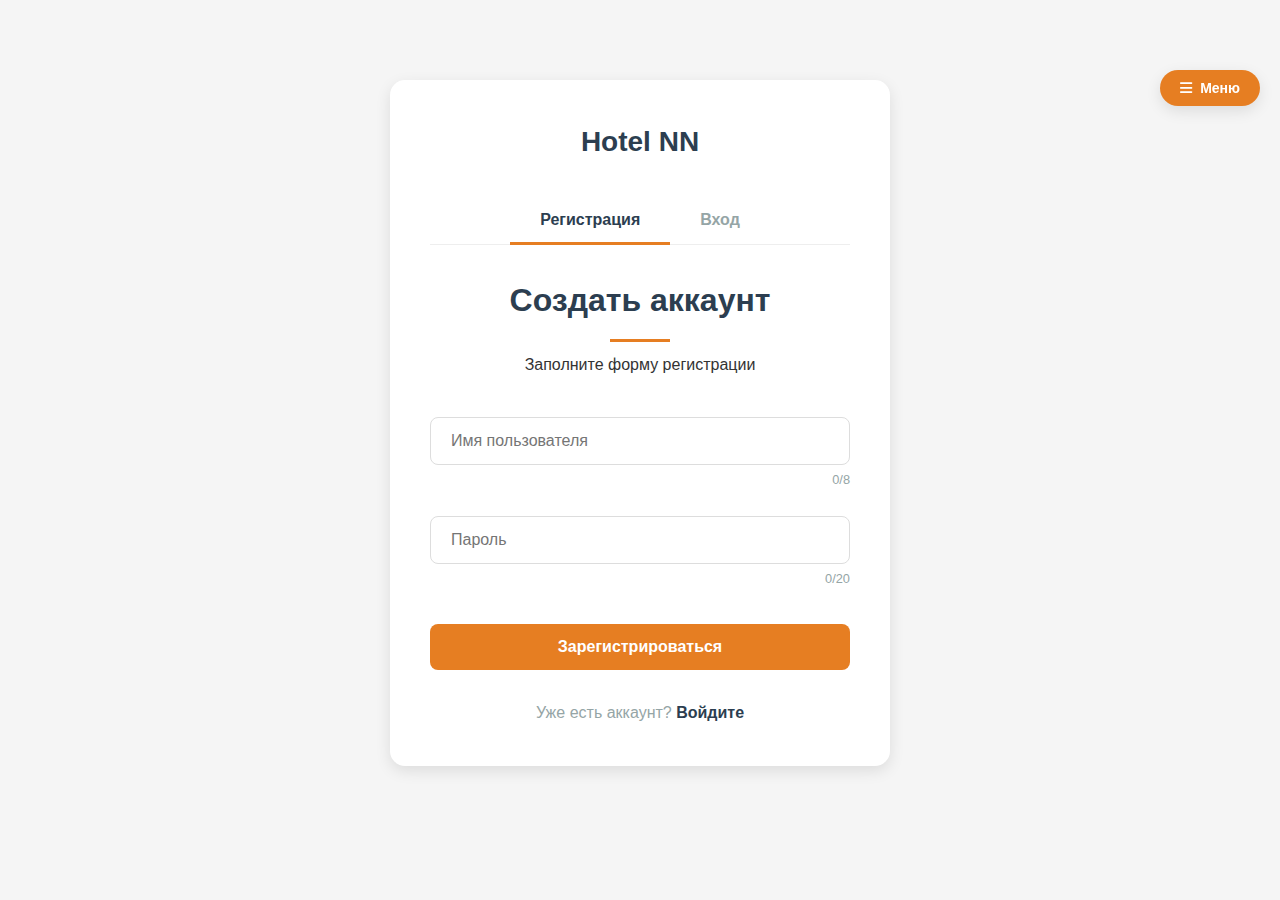
<file: 1337/auth.html>
<!DOCTYPE html>
<html lang="ru">
<head>
    <meta charset="UTF-8">
    <meta name="viewport" content="width=device-width, initial-scale=1.0">
    <title>Регистрация</title>
    <link rel="icon" href="data:image/svg+xml,<svg xmlns='http://www.w3.org/2000/svg' viewBox='0 0 100 100'><text y='.9em' font-size='90'>🔑</text></svg>">
    <link rel="stylesheet" href="/1337/index.css">
    <link rel="stylesheet" href="/1337/menu.css">
    <link rel="stylesheet" href="https://cdnjs.cloudflare.com/ajax/libs/font-awesome/6.0.0-beta3/css/all.min.css">
    <style>
        /* Дополнительные стили для страницы регистрации */
        .auth-container {
            max-width: 500px;
            margin: 80px auto;
            padding: 40px;
            background: var(--white);
            border-radius: 15px;
            box-shadow: var(--shadow);
        }
        
        .auth-header {
            text-align: center;
            margin-bottom: 40px;
        }
        
        .auth-header h1 {
            color: var(--primary);
            font-size: 2rem;
            margin-bottom: 10px;
            position: relative;
            padding-bottom: 15px;
        }
        
        .auth-header h1::after {
            content: '';
            position: absolute;
            bottom: 0;
            left: 50%;
            transform: translateX(-50%);
            width: 60px;
            height: 3px;
            background: var(--accent);
        }
        
        .auth-form {
            display: flex;
            flex-direction: column;
            gap: 15px;
        }
        
        .form-group {
            margin-bottom: 10px;
        }
        
        .auth-form input {
            width: 100%;
            padding: 14px 20px;
            border: 1px solid #ddd;
            border-radius: 8px;
            font-size: 16px;
            transition: var(--transition);
        }
        
        .auth-form input:focus {
            border-color: var(--primary);
            outline: none;
            box-shadow: 0 0 0 2px rgba(44, 62, 80, 0.1);
        }
        
        .auth-form button {
            background: var(--accent);
            color: var(--white);
            border: none;
            padding: 14px;
            border-radius: 8px;
            font-size: 16px;
            font-weight: 600;
            cursor: pointer;
            transition: var(--transition);
            margin-top: 10px;
        }
        
        .auth-form button:hover {
            background: var(--accent-dark);
        }
        
        .auth-footer {
            text-align: center;
            margin-top: 30px;
            color: var(--gray);
        }
        
        .auth-footer a {
            color: var(--primary);
            font-weight: 600;
            text-decoration: none;
            transition: var(--transition);
        }
        
        .auth-footer a:hover {
            color: var(--accent);
        }
        
        .logo {
            text-align: center;
            margin-bottom: 30px;
            font-size: 28px;
            font-weight: 700;
            color: var(--primary);
        }
        
        .auth-tabs {
            display: flex;
            justify-content: center;
            margin-bottom: 30px;
            border-bottom: 1px solid #eee;
        }
        
        .auth-tab {
            padding: 12px 30px;
            cursor: pointer;
            font-weight: 600;
            color: var(--gray);
            position: relative;
        }
        
        .auth-tab.active {
            color: var(--primary);
        }
        
        .auth-tab.active::after {
            content: '';
            position: absolute;
            bottom: -1px;
            left: 0;
            width: 100%;
            height: 3px;
            background: var(--accent);
        }
        
        .char-counter {
            text-align: right;
            font-size: 0.8rem;
            color: var(--gray);
            margin-top: 5px;
        }
        
        .char-counter.limit-exceeded {
            color: #ff4444;
        }
    </style>
</head>
<body>
    
    <!-- Блок меню -->
    <div id="main-menu-container">
        <button id="menu-toggle" class="menu-btn">
            <i class="fas fa-bars"></i> Меню
        </button>
        <nav id="dropdown-menu">
            <ul>
                <li><a href="/1337/html/profile.html"><i class="fas fa-user"></i> Профиль</a></li>
                <li><a href="/1337/index.html"><i class="fas fa-home"></i> Главная</a></li>
                <li><a href="/1337/booking.html"><i class="fas fa-bed"></i> Номера</a></li>
                <li><a href="/1337/services.html"><i class="fas fa-spa"></i> Услуги</a></li>
                <li><a href="/1337/group-bookings.html"><i class="fas fa-users"></i> Групповые заезды</a></li>
                <li><a href="/1337/events.html"><i class="fas fa-calendar-alt"></i> Мероприятия</a></li>
                <li><a href="/1337/blog.html"><i class="fas fa-blog"></i> Блог</a></li>
                <li><a href="/1337/about.html"><i class="fas fa-info-circle"></i> О нас</a></li>
                <li><a href="/1337/contacts.html"><i class="fas fa-map-marker-alt"></i> Контакты</a></li>
                <li><a href="/1337/reviews.html"><i class="fas fa-comment"></i> Отзывы</a></li>
            </ul>
        </nav>
    </div>
    
    <div class="auth-container">
        <div class="logo">Hotel NN</div>
        
        <div class="auth-tabs">
            <div class="auth-tab active">Регистрация</div>
            <div class="auth-tab" onclick="location.href='login.html'">Вход</div>
        </div>
        
        <div class="auth-header">
            <h1>Создать аккаунт</h1>
            <p>Заполните форму регистрации</p>
        </div>
        
        <form id="register-form" class="auth-form">
            <div class="form-group">
                <input type="text" name="username" id="username" placeholder="Имя пользователя" maxlength="8" required>
                <div class="char-counter" id="username-counter">0/8</div>
            </div>
            
            <div class="form-group">
                <input type="password" name="password" id="password" placeholder="Пароль" maxlength="20" required>
                <div class="char-counter" id="password-counter">0/20</div>
            </div>
            
            <button type="submit">Зарегистрироваться</button>
        </form>
        
        <div class="auth-footer">
            <p>Уже есть аккаунт? <a href="login.html">Войдите</a></p>
        </div>
    </div>
    
    <script src="/1337/auth.js"></script>
    <script src="/1337/menu.js"></script>
</body>
</html>
</file>
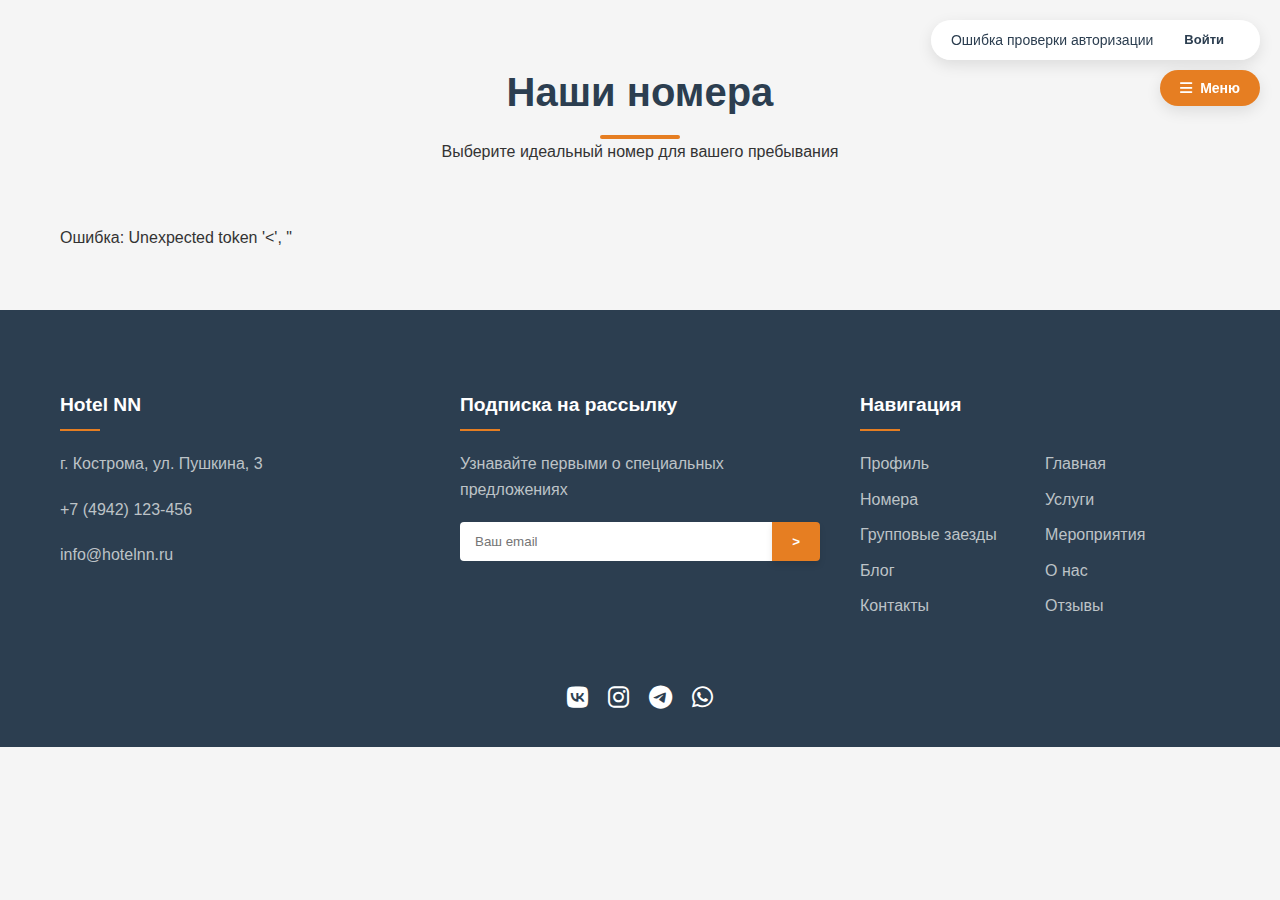
<file: 1337/booking.html>
<!DOCTYPE html>
<html lang="ru">
<head>
    <meta charset="UTF-8">
    <meta name="viewport" content="width=device-width, initial-scale=1.0">
    <title>Номера</title>
    <link rel="icon" href="data:image/svg+xml,<svg xmlns='http://www.w3.org/2000/svg' viewBox='0 0 100 100'><text y='.9em' font-size='90'>🛏️</text></svg>">
    <link rel="stylesheet" href="/1337/index.css">
    <link rel="stylesheet" href="/1337/menu.css">
    <link rel="stylesheet" href="https://cdnjs.cloudflare.com/ajax/libs/font-awesome/6.0.0-beta3/css/all.min.css">
<style>
    .booked-room {
        position: relative;
        overflow: hidden;
    }
    
    .booked-room::after {
        content: '';
        position: absolute;
        top: 0;
        left: 0;
        right: 0;
        bottom: 0;
        background: rgba(0, 0, 0, 0.6);
        z-index: 1;
    }
    
    .booked-room .room-content {
        position: relative;
        z-index: 2;
    }
    
    .booked-label {
        position: absolute;
        top: 50%;
        left: 50%;
        transform: translate(-50%, -50%);
        background-color: rgba(211, 47, 47, 0.9);
        color: white;
        padding: 15px 30px;
        border-radius: 8px;
        font-weight: bold;
        font-size: 1.5rem;
        z-index: 3;
        box-shadow: 0 4px 12px rgba(0, 0, 0, 0.3);
        text-transform: uppercase;
        letter-spacing: 1px;
    }

    .rooms-section {
        padding: 60px 0;
    }
    
    .rooms-container {
        display: grid;
        grid-template-columns: repeat(auto-fill, minmax(350px, 1fr));
        gap: 30px;
        margin-top: 40px;
    }
    
    .room-card {
        background: var(--white);
        border-radius: 15px;
        overflow: hidden;
        box-shadow: var(--shadow);
        transition: var(--transition);
        position: relative;
    }
    
    .room-card:hover {
        transform: translateY(-5px);
        box-shadow: 0 10px 20px rgba(0, 0, 0, 0.15);
    }
    
    .room-image {
        width: 100%;
        height: 200px;
        object-fit: cover;
    }
    
    .room-content {
        padding: 20px;
    }
    
    .room-title {
        font-size: 1.4rem;
        color: var(--primary);
        margin-bottom: 10px;
    }
    
    .room-description {
        color: var(--gray);
        margin-bottom: 15px;
        display: -webkit-box;
        -webkit-line-clamp: 3;
        -webkit-box-orient: vertical;
        overflow: hidden;
    }
    
    .room-details {
        display: flex;
        justify-content: space-between;
        margin-bottom: 15px;
    }
    
    .room-price {
        font-weight: bold;
        color: var(--accent);
        font-size: 1.2rem;
    }
    
    .room-capacity {
        color: var(--gray);
    }
    
    .room-actions {
        display: flex;
        gap: 10px;
        margin-top: 15px;
    }
    
    /* Кнопка бронирования */
    .book-btn {
        background: #ff7f50; /* Зеленый */
        color: white;
        border: none;
        padding: 10px 15px;
        border-radius: 5px;
        cursor: pointer;
        flex: 1;
        transition: all 0.3s ease;
    }
    
    .book-btn:hover {
        background: #ff6347; /* Темно-зеленый */
        transform: translateY(-2px);
        box-shadow: 0 4px 8px rgba(29, 209, 161, 0.2);
    }
    
    .not-available {
        color: #d32f2f;
        text-align: center;
        padding: 10px;
        font-weight: bold;
    }
    
 /* Общий стиль для админских кнопок */
.admin-btn {
    color: white;
    border: none;
    padding: 10px;
    border-radius: 5px;
    cursor: pointer;
    transition: all 0.3s ease;
    display: flex;
    align-items: center;
    justify-content: center;
}

/* Стиль для кнопки редактирования */
.admin-btn.edit {
    background: #2196F3;  /* Яркий синий */
}

.admin-btn.edit:hover {
    background: #0b7dda;  /* Темно-синий при наведении */
    transform: translateY(-2px);
    box-shadow: 0 4px 8px rgba(33, 150, 243, 0.3);
}

/* Стиль для кнопки удаления */
.admin-btn.delete {
    background: #dc3545;  /* Красный */
}

.admin-btn.delete:hover {
    background: #c82333;  /* Темно-красный при наведении */
}
    
    /* Кнопка удаления */
    .admin-btn.delete {
        background: #dc3545; /* Красный */
    }
    
    .admin-btn.delete:hover {
        background: #c82333; /* Темно-красный */
        transform: translateY(-2px);
    }

    /* Кнопка добавления номера */
    .add-room-btn {
        background: #28a745; /* зелёний */
        color: white;
        border: none;
        padding: 12px 20px;
        border-radius: 5px;
        cursor: pointer;
        margin-bottom: 20px;
        display: inline-block;
        transition: all 0.3s ease;
        font-weight: bold;
    }
    
    .add-room-btn:hover {
        background: #218838; /* Темно-зелений */
        transform: translateY(-2px);
        box-shadow: 0 4px 12px rgba(46, 134, 222, 0.3);
    }
    
    .loading {
        text-align: center;
        grid-column: 1 / -1;
        padding: 50px;
    }
    
    .loading-spinner {
        border: 5px solid #f3f3f3;
        border-top: 5px solid var(--accent);
        border-radius: 50%;
        width: 50px;
        height: 50px;
        animation: spin 1s linear infinite;
        margin: 0 auto 20px;
    }
    
    /* Модальное окно бронирования */
    .modal {
        display: none;
        position: fixed;
        z-index: 1000;
        left: 0;
        top: 0;
        width: 100%;
        height: 100%;
        background-color: rgba(0,0,0,0.5);
    }
    
    .modal-content {
        background-color: #fefefe;
        margin: 10% auto;
        padding: 20px;
        border-radius: 10px;
        width: 90%;
        max-width: 500px;
        box-shadow: 0 5px 15px rgba(0,0,0,0.3);
    }
    
    .close-modal {
        color: #aaa;
        float: right;
        font-size: 28px;
        font-weight: bold;
        cursor: pointer;
    }
    
    .close-modal:hover {
        color: black;
    }
    
    .form-group {
        margin-bottom: 15px;
    }
    
    .form-group label {
        display: block;
        margin-bottom: 5px;
        font-weight: bold;
    }
    
    .form-group input, .form-group select {
        width: 100%;
        padding: 10px;
        border: 1px solid #ddd;
        border-radius: 5px;
    }
    
    .submit-btn {
        background: var(--accent);
        color: white;
        border: none;
        padding: 10px 15px;
        border-radius: 5px;
        cursor: pointer;
        width: 100%;
        transition: all 0.3s ease;
    }
    
    .submit-btn:hover {
        background: var(--accent-dark);
        transform: translateY(-2px);
    }
    
    @keyframes spin {
        0% { transform: rotate(0deg); }
        100% { transform: rotate(360deg); }
    }
</style>
</head>
<body>
    <!-- Блок авторизации -->
    <div id="auth-status">
        <span id="auth-message">Проверка авторизации...</span>
        <button id="logout-btn">Выйти</button>
        <a href="login.html" id="login-btn">Войти</a>
    </div>
    
    <!-- Блок меню -->
    <div id="main-menu-container">
        <button id="menu-toggle" class="menu-btn">
            <i class="fas fa-bars"></i> Меню
        </button>
        <nav id="dropdown-menu">
            <ul>
                <li><a href="/1337/profile.html"><i class="fas fa-user"></i> Профиль</a></li>
                <li><a href="/1337/index.html"><i class="fas fa-home"></i> Главная</a></li>
                <li><a href="/1337/booking.html"><i class="fas fa-bed"></i> Номера</a></li>
                <li><a href="/1337/services.html"><i class="fas fa-spa"></i> Услуги</a></li>
                <li><a href="/1337/group-bookings.html"><i class="fas fa-users"></i> Групповые заезды</a></li>
                <li><a href="/1337/events.html"><i class="fas fa-calendar-alt"></i> Мероприятия</a></li>
                <li><a href="/1337/blog.html"><i class="fas fa-blog"></i> Блог</a></li>
                <li><a href="/1337/about.html"><i class="fas fa-info-circle"></i> О нас</a></li>
                <li><a href="/1337/contacts.html"><i class="fas fa-map-marker-alt"></i> Контакты</a></li>
                <li><a href="/1337/reviews.html"><i class="fas fa-comment"></i> Отзывы</a></li>
            </ul>
        </nav>
    </div>
    
    <!-- Основной контент -->
    <section class="rooms-section">
        <div class="container">
            <div class="section-title">
                <h2>Наши номера</h2>
                <p>Выберите идеальный номер для вашего пребывания</p>
            </div>
            
            <div id="admin-panel" style="display: none;">
                <button id="add-room-btn" class="add-room-btn">
                    <i class="fas fa-plus"></i> Добавить номер
                </button>
            </div>
            
            <div class="rooms-container" id="rooms-container">
                <div class="loading">
                    <div class="loading-spinner"></div>
                    <p>Загрузка номеров...</p>
                </div>
            </div>
        </div>
    </section>

    <!-- Модальное окно бронирования -->
    <div id="booking-modal" class="modal">
        <div class="modal-content">
            <span class="close-modal">&times;</span>
            <h2>Бронирование номера</h2>
            <form id="booking-form">
                <input type="hidden" id="booking-room-id">
                <div class="form-group">
                    <label for="check-in-date">Дата заезда:</label>
                    <input type="date" id="check-in-date" required>
                </div>
                <div class="form-group">
                    <label for="check-out-date">Дата выезда:</label>
                    <input type="date" id="check-out-date" required>
                </div>
                <div class="form-group">
                    <label for="guests-count">Количество гостей:</label>
                    <input type="number" id="guests-count" min="1" required>
                </div>
                <button type="submit" class="submit-btn">Забронировать</button>
            </form>
        </div>
    </div>

    <!-- Модальное окно добавления/редактирования номера -->
    <div id="room-modal" class="modal">
        <div class="modal-content">
            <span class="close-modal">&times;</span>
            <h2 id="room-modal-title">Добавить номер</h2>
            <form id="room-form">
                <input type="hidden" id="room-id">
                <div class="form-group">
                    <label for="room-title">Название:</label>
                    <input type="text" id="room-title" required>
                </div>
                <div class="form-group">
                    <label for="room-description">Описание:</label>
                    <input type="text" id="room-description" required>
                </div>
                <div class="form-group">
                    <label for="room-price">Цена за ночь:</label>
                    <input type="number" id="room-price" min="0" step="0.01" required>
                </div>
                <div class="form-group">
                    <label for="room-capacity">Вместимость:</label>
                    <input type="number" id="room-capacity" min="1" required>
                </div>
                <div class="form-group">
                    <label for="room-image">Путь к изображению:</label>
                    <input type="text" id="room-image">
                </div>
                <div class="form-group">
                    <label for="room-available">Доступность:</label>
                    <select id="room-available">
                        <option value="1">Доступен</option>
                        <option value="0">Недоступен</option>
                    </select>
                </div>
                <button type="submit" class="submit-btn">Сохранить</button>
            </form>
        </div>
    </div>

    <!-- Футер -->
    <footer>
        <div class="container">
            <div class="footer-grid">
                <div class="footer-column">
                    <h4>Hotel NN</h4>
                    <p>г. Кострома, ул. Пушкина, 3</p>
                    <p>+7 (4942) 123-456</p>
                    <p>info@hotelnn.ru</p>
                </div>
                
                <div class="footer-column">
                    <h4>Подписка на рассылку</h4>
                    <p>Узнавайте первыми о специальных предложениях</p>
                    <form class="subscribe-form">
                        <input type="email" placeholder="Ваш email">
                        <button type="submit" class="btn">></button>
                    </form>
                </div>
                
                <div class="footer-column">
                    <h4>Навигация</h4>
                    <div class="footer-links">
                        <a href="/1337/html/profile.html">Профиль</a>
                        <a href="/1337/index.html">Главная</a>
                        <a href="/1337/booking.html">Номера</a>
                        <a href="/1337/services.html">Услуги</a>
                        <a href="/1337/group-bookings.html">Групповые заезды</a>
                        <a href="/1337/events.html">Мероприятия</a>
                        <a href="/1337/blog.html">Блог</a>
                        <a href="/1337/about.htm">О нас</a>
                        <a href="/1337/contacts.html">Контакты</a>
                        <a href="/1337/reviews.html">Отзывы</a>
                    </div>
                </div>
            </div>
            
            <div class="social-links">
                <a href="#"><i class="fab fa-vk"></i></a>
                <a href="#"><i class="fab fa-instagram"></i></a>
                <a href="#"><i class="fab fa-telegram"></i></a>
                <a href="#"><i class="fab fa-whatsapp"></i></a>
            </div>
        </div>
    </footer>

    <!-- Скрипты -->
    <script src="/1337/menu.js"></script>
    <script src="/1337/index.js"></script>
    <script src="/1337/booking.js"></script>
</body>
</html>
</file>
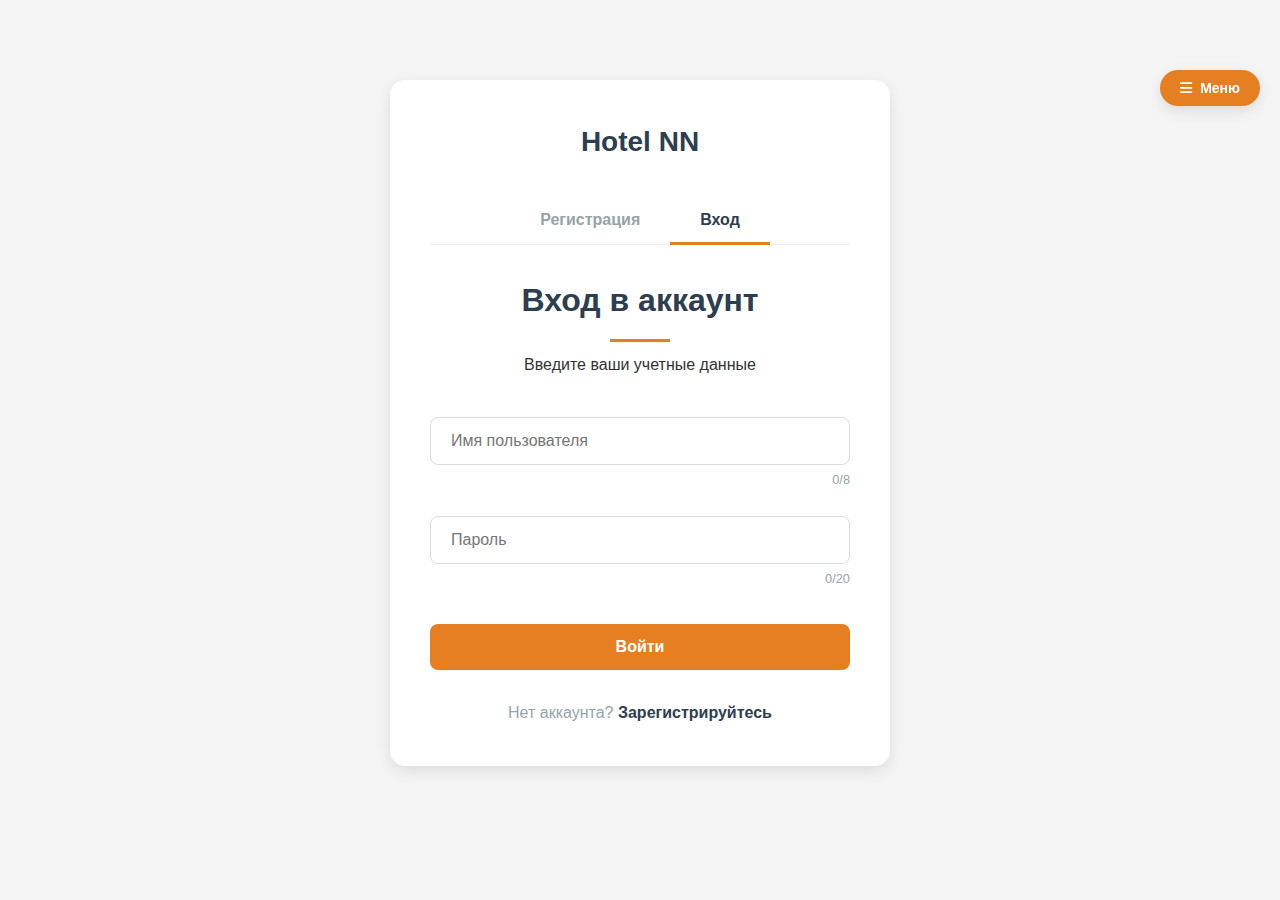
<file: 1337/login.html>
<!DOCTYPE html>
<html lang="ru">
<head>
    <meta charset="UTF-8">
    <meta name="viewport" content="width=device-width, initial-scale=1.0">
    <title>Вход</title>
    <link rel="icon" href="data:image/svg+xml,<svg xmlns='http://www.w3.org/2000/svg' viewBox='0 0 100 100'><text y='.9em' font-size='90'>🔑</text></svg>">
    <link rel="stylesheet" href="/1337/index.css">
    <link rel="stylesheet" href="/1337/menu.css">
    <link rel="stylesheet" href="https://cdnjs.cloudflare.com/ajax/libs/font-awesome/6.0.0-beta3/css/all.min.css">
    <style>
        /* Дополнительные стили для страницы входа */
        .auth-container {
            max-width: 500px;
            margin: 80px auto;
            padding: 40px;
            background: var(--white);
            border-radius: 15px;
            box-shadow: var(--shadow);
        }
        
        .auth-header {
            text-align: center;
            margin-bottom: 40px;
        }
        
        .auth-header h1 {
            color: var(--primary);
            font-size: 2rem;
            margin-bottom: 10px;
            position: relative;
            padding-bottom: 15px;
        }
        
        .auth-header h1::after {
            content: '';
            position: absolute;
            bottom: 0;
            left: 50%;
            transform: translateX(-50%);
            width: 60px;
            height: 3px;
            background: var(--accent);
        }
        
        .auth-form {
            display: flex;
            flex-direction: column;
            gap: 15px;
        }
        
        .form-group {
            margin-bottom: 10px;
        }
        
        .auth-form input {
            width: 100%;
            padding: 14px 20px;
            border: 1px solid #ddd;
            border-radius: 8px;
            font-size: 16px;
            transition: var(--transition);
        }
        
        .auth-form input:focus {
            border-color: var(--primary);
            outline: none;
            box-shadow: 0 0 0 2px rgba(44, 62, 80, 0.1);
        }
        
        .auth-form button {
            background: var(--accent);
            color: var(--white);
            border: none;
            padding: 14px;
            border-radius: 8px;
            font-size: 16px;
            font-weight: 600;
            cursor: pointer;
            transition: var(--transition);
            margin-top: 10px;
        }
        
        .auth-form button:hover {
            background: var(--accent-dark);
        }
        
        .auth-footer {
            text-align: center;
            margin-top: 30px;
            color: var(--gray);
        }
        
        .auth-footer a {
            color: var(--primary);
            font-weight: 600;
            text-decoration: none;
            transition: var(--transition);
        }
        
        .auth-footer a:hover {
            color: var(--accent);
        }
        
        .logo {
            text-align: center;
            margin-bottom: 30px;
            font-size: 28px;
            font-weight: 700;
            color: var(--primary);
        }
        
        .auth-tabs {
            display: flex;
            justify-content: center;
            margin-bottom: 30px;
            border-bottom: 1px solid #eee;
        }
        
        .auth-tab {
            padding: 12px 30px;
            cursor: pointer;
            font-weight: 600;
            color: var(--gray);
            position: relative;
        }
        
        .auth-tab.active {
            color: var(--primary);
        }
        
        .auth-tab.active::after {
            content: '';
            position: absolute;
            bottom: -1px;
            left: 0;
            width: 100%;
            height: 3px;
            background: var(--accent);
        }
        
        .char-counter {
            text-align: right;
            font-size: 0.8rem;
            color: var(--gray);
            margin-top: 5px;
        }
        
        .char-counter.limit-exceeded {
            color: #ff4444;
        }
    </style>
</head>
<body>
    
    <!-- Блок меню -->
    <div id="main-menu-container">
        <button id="menu-toggle" class="menu-btn">
            <i class="fas fa-bars"></i> Меню
        </button>
        <nav id="dropdown-menu">
            <ul>
                <li><a href="/1337/html/profile.html"><i class="fas fa-user"></i> Профиль</a></li>
                <li><a href="/1337/index.html"><i class="fas fa-home"></i> Главная</a></li>
                <li><a href="/1337/booking.html"><i class="fas fa-bed"></i> Номера</a></li>
                <li><a href="/1337/services.html"><i class="fas fa-spa"></i> Услуги</a></li>
                <li><a href="/1337/group-bookings.html"><i class="fas fa-users"></i> Групповые заезды</a></li>
                <li><a href="/1337/events.html"><i class="fas fa-calendar-alt"></i> Мероприятия</a></li>
                <li><a href="/1337/blog.html"><i class="fas fa-blog"></i> Блог</a></li>
                <li><a href="/1337/about.html"><i class="fas fa-info-circle"></i> О нас</a></li>
                <li><a href="/1337/contacts.html"><i class="fas fa-map-marker-alt"></i> Контакты</a></li>
                <li><a href="/1337/reviews.html"><i class="fas fa-comment"></i> Отзывы</a></li>
            </ul>
        </nav>
    </div>

    
    <div class="auth-container">
        <div class="logo">Hotel NN</div>
        
        <div class="auth-tabs">
            <div class="auth-tab" onclick="location.href='auth.html'">Регистрация</div>
            <div class="auth-tab active">Вход</div>
        </div>
        
        <div class="auth-header">
            <h1>Вход в аккаунт</h1>
            <p>Введите ваши учетные данные</p>
        </div>
        
        <form id="login-form" class="auth-form">
            <div class="form-group">
                <input type="text" name="username" id="username" placeholder="Имя пользователя" maxlength="8" required>
                <div class="char-counter" id="username-counter">0/8</div>
            </div>
            
            <div class="form-group">
                <input type="password" name="password" id="password" placeholder="Пароль" maxlength="20" required>
                <div class="char-counter" id="password-counter">0/20</div>
            </div>
            
            <button type="submit">Войти</button>
        </form>
        
        <div class="auth-footer">
            <p>Нет аккаунта? <a href="auth.html">Зарегистрируйтесь</a></p>
        </div>
    </div>
    
    <script src="/1337/menu.js"></script>
    <script src="/1337/login.js"></script>
</body>
</html>
</file>
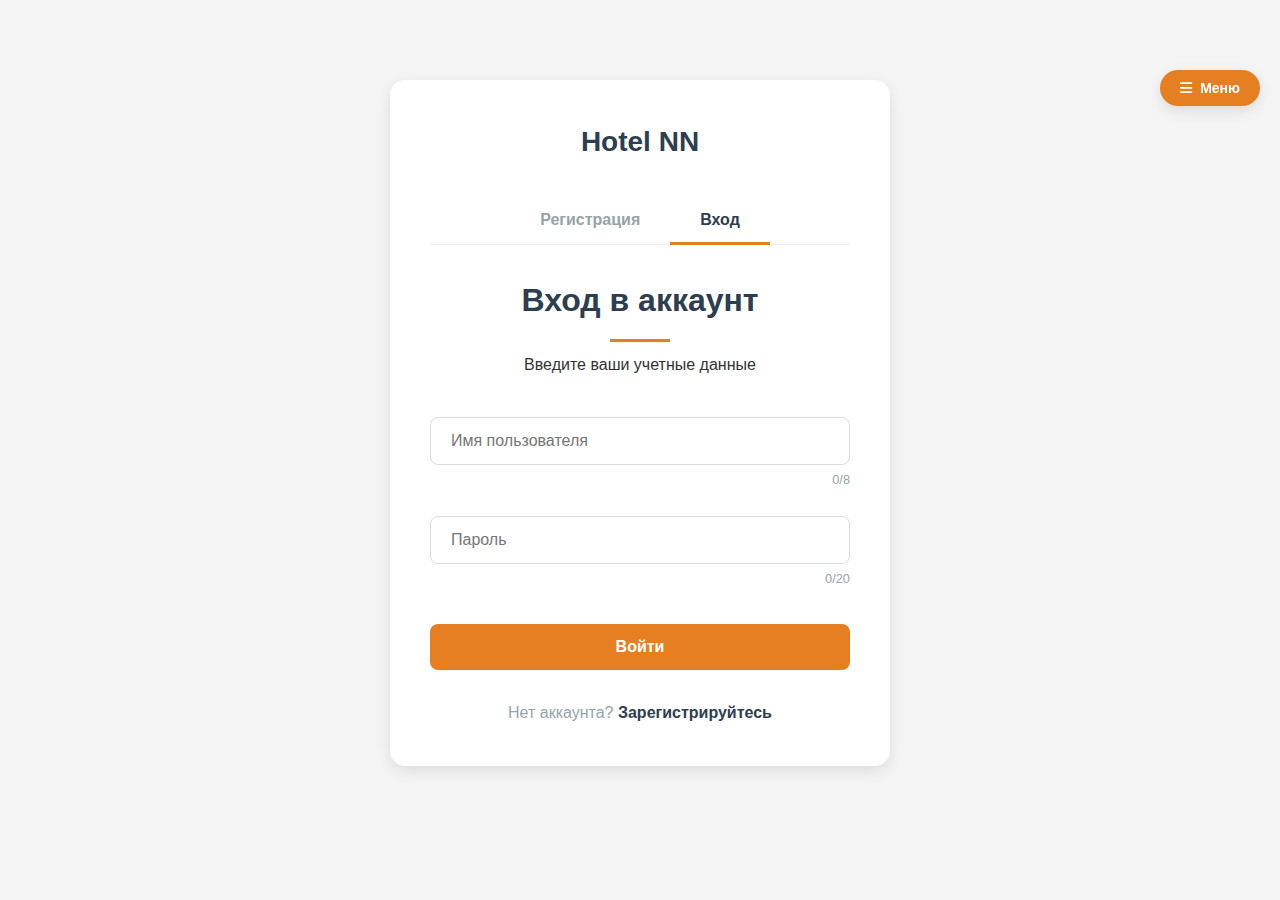
<file: 1337/profile.html>
<!DOCTYPE html>
<html lang="ru">
<head>
    <meta charset="UTF-8">
    <meta name="viewport" content="width=device-width, initial-scale=1.0">
    <title>Профиль</title>
    <link rel="icon" href="data:image/svg+xml,<svg xmlns='http://www.w3.org/2000/svg' viewBox='0 0 100 100'><text y='.9em' font-size='90'>👤</text></svg>">
    <link rel="stylesheet" href="/1337/index.css">
    <link rel="stylesheet" href="/1337/menu.css">
    <link rel="stylesheet" href="https://cdnjs.cloudflare.com/ajax/libs/font-awesome/6.0.0-beta3/css/all.min.css">
    <style>
    
    /* Стили для отображения номеров */
#rooms-container {
    margin-top: 40px;
    padding: 20px;
    background: #fff;
    border-radius: 10px;
    box-shadow: 0 2px 15px rgba(0,0,0,0.1);
}

#rooms-container h3 {
    margin-bottom: 20px;
    color: var(--primary);
    font-size: 1.5rem;
    text-align: center;
}

.rooms-grid {
    display: grid;
    grid-template-columns: repeat(auto-fill, minmax(280px, 1fr));
    gap: 25px;
}

.room-card {
    border-radius: 10px;
    overflow: hidden;
    background: #fff;
    box-shadow: 0 3px 10px rgba(0,0,0,0.1);
    transition: transform 0.3s ease, box-shadow 0.3s ease;
    display: flex;
    flex-direction: column;
}

.room-card:hover {
    transform: translateY(-5px);
    box-shadow: 0 5px 15px rgba(0,0,0,0.15);
}

.room-image {
    position: relative;
    height: 180px;
    overflow: hidden;
}

.room-image img {
    width: 100%;
    height: 100%;
    object-fit: cover;
    transition: transform 0.5s ease;
}

.room-card:hover .room-image img {
    transform: scale(1.05);
}

.room-status {
    position: absolute;
    top: 10px;
    right: 10px;
    padding: 5px 10px;
    border-radius: 20px;
    font-size: 0.8rem;
    font-weight: bold;
    color: white;
}

.room-status.available {
    background: #28a745;
}

.room-status.unavailable {
    background: #dc3545;
}

.room-info {
    padding: 15px;
    flex: 1;
    display: flex;
    flex-direction: column;
}

.room-info h4 {
    margin: 0 0 10px 0;
    color: #333;
    font-size: 1.2rem;
}

.room-description {
    color: #666;
    margin: 0 0 15px 0;
    line-height: 1.4;
    flex: 1;
}

.room-details {
    display: flex;
    justify-content: space-between;
    margin-bottom: 15px;
    gap: 10px;
}

.detail-item {
    display: flex;
    align-items: center;
    gap: 5px;
    color: #555;
    font-size: 0.9rem;
}

.detail-item i {
    color: var(--accent);
}

.book-btn {
    display: flex;
    align-items: center;
    justify-content: center;
    gap: 8px;
    width: 100%;
    padding: 10px;
    background: var(--accent);
    color: white;
    border: none;
    border-radius: 5px;
    cursor: pointer;
    font-weight: bold;
    transition: background 0.3s ease;
    margin-top: auto;
}

.book-btn:hover {
    background: var(--accent-dark);
}

.book-btn i {
    font-size: 0.9rem;
}

.no-rooms {
    text-align: center;
    color: #666;
    padding: 20px;
    grid-column: 1 / -1;
}

@media (max-width: 768px) {
    .rooms-grid {
        grid-template-columns: 1fr;
    }
}
    
    
    
    
    .profile-container {
    max-width: 800px;
    margin: 0 auto;
    padding: 20px;
    background: #fff;
    border-radius: 8px;
    box-shadow: 0 2px 10px rgba(0,0,0,0.1);
}

.profile-header {
    margin-bottom: 20px;
    border-bottom: 1px solid #eee;
    padding-bottom: 10px;
}

.profile-content {
    display: flex;
    gap: 30px;
}

.avatar-container {
    flex: 0 0 150px;
    position: relative;
}

.profile-avatar {
    width: 150px;
    height: 150px;
    border-radius: 50%;
    object-fit: cover;
    border: 3px solid #eee;
}

.avatar-upload-btn {
    position: absolute;
    bottom: 10px;
    right: 10px;
    background: #4CAF50;
    color: white;
    border-radius: 50%;
    width: 30px;
    height: 30px;
    display: flex;
    align-items: center;
    justify-content: center;
    cursor: pointer;
}

.profile-info {
    flex: 1;
}

.profile-field {
    margin-bottom: 15px;
}

.profile-field label {
    font-weight: bold;
    display: inline-block;
    width: 120px;
    color: #555;
}

.profile-actions {
    margin-top: 20px;
}

.profile-btn {
    padding: 8px 15px;
    border: none;
    border-radius: 4px;
    cursor: pointer;
    font-size: 14px;
    transition: background 0.3s;
}

.profile-btn.edit {
    background: #2196F3;
    color: white;
}

.profile-btn.edit:hover {
    background: #0b7dda;
}

.profile-error {
    text-align: center;
    padding: 20px;
    color: #d32f2f;
}

.retry-btn {
    background: #ff9800;
    color: white;
    margin-top: 10px;
}

#profile-status {
    font-size: 14px;
    margin-top: 5px;
}
    
    
            /* Добавим в существующие стили */
    .users-table {
        width: 100%;
        border-collapse: collapse;
        margin-top: 10px;
    }
    
    .users-table th, .users-table td {
        padding: 10px;
        border: 1px solid #ddd;
        text-align: left;
    }
    
    .users-table th {
        background-color: var(--primary);
        color: white;
    }
    
    .users-table tr:nth-child(even) {
        background-color: #f2f2f2;
    }
    
    .delete-user-btn {
        padding: 5px 10px;
        background-color: #dc3545;
        color: white;
        border: none;
        border-radius: 4px;
        cursor: pointer;
    }
    
    .delete-user-btn:hover {
        background-color: #c82333;
    }
    
    .admin-section {
        margin-top: 30px;
        padding-top: 20px;
        border-top: 1px solid #ddd;
    }
        
    
        .profile-section {
            padding: 60px 0;
        }
        
        .profile-container {
            max-width: 800px;
            margin: 0 auto;
            background: var(--white);
            border-radius: 15px;
            box-shadow: var(--shadow);
            overflow: hidden;
        }
        
        .profile-header {
            background: var(--primary);
            color: white;
            padding: 20px;
            text-align: center;
        }
        
        .profile-content {
            padding: 30px;
            display: flex;
            flex-direction: column;
            gap: 20px;
        }
        
        .profile-avatar {
            width: 150px;
            height: 150px;
            border-radius: 50%;
            object-fit: cover;
            margin: 0 auto;
            border: 5px solid var(--accent);
        }
        
        .profile-info {
            display: grid;
            grid-template-columns: 1fr 1fr;
            gap: 20px;
        }
        
        .profile-field {
            margin-bottom: 15px;
        }
        
        .profile-field label {
            display: block;
            font-weight: bold;
            margin-bottom: 5px;
            color: var(--primary);
        }
        
        .profile-field input, .profile-field select {
            width: 100%;
            padding: 10px;
            border: 1px solid #ddd;
            border-radius: 5px;
        }
        
        .profile-actions {
            display: flex;
            justify-content: center;
            gap: 15px;
            margin-top: 20px;
        }
        
        .profile-btn {
            padding: 10px 20px;
            border: none;
            border-radius: 5px;
            cursor: pointer;
            transition: all 0.3s ease;
            font-weight: bold;
        }
        
        .profile-btn.edit {
            background: var(--accent);
            color: white;
        }
        
        .profile-btn.edit:hover {
            background: var(--accent-dark);
            transform: translateY(-2px);
        }
        
        .profile-btn.cancel {
            background: #f0f0f0;
            color: #333;
        }
        
        .profile-btn.cancel:hover {
            background: #e0e0e0;
        }
        
        .profile-btn.save {
            background: #28a745;
            color: white;
        }
        
        .profile-btn.save:hover {
            background: #218838;
            transform: translateY(-2px);
        }
        
        .bookings-list {
            margin-top: 30px;
        }
        
        .booking-card {
            border: 1px solid #ddd;
            border-radius: 8px;
            padding: 15px;
            margin-bottom: 15px;
            background: #f9f9f9;
        }
        
        .booking-header {
            display: flex;
            justify-content: space-between;
            margin-bottom: 10px;
        }
        
        .booking-title {
            font-weight: bold;
            color: var(--primary);
        }
        
        .booking-status {
            padding: 3px 8px;
            border-radius: 4px;
            font-size: 0.8rem;
        }
        
        .booking-status.confirmed {
            background: #d4edda;
            color: #155724;
        }
        
        .booking-status.cancelled {
            background: #f8d7da;
            color: #721c24;
        }
        
        .booking-details {
            display: grid;
            grid-template-columns: 1fr 1fr;
            gap: 10px;
        }
        
        .booking-field {
            margin-bottom: 5px;
        }
        
        .booking-field label {
            font-weight: bold;
            margin-right: 5px;
        }
        
        .no-bookings {
            text-align: center;
            padding: 20px;
            color: #666;
        }
        
        .loading {
            text-align: center;
            padding: 50px;
        }
        
        .loading-spinner {
            border: 5px solid #f3f3f3;
            border-top: 5px solid var(--accent);
            border-radius: 50%;
            width: 50px;
            height: 50px;
            animation: spin 1s linear infinite;
            margin: 0 auto 20px;
        }
        
        @keyframes spin {
            0% { transform: rotate(0deg); }
            100% { transform: rotate(360deg); }
        }
    </style>
</head>
<body>
    <!-- Блок авторизации -->
    <div id="auth-status">
        <span id="auth-message">Проверка авторизации...</span>
        <button id="logout-btn">Выйти</button>
        <a href="login.html" id="login-btn">Войти</a>
    </div>
    
    <!-- Блок меню -->
    <div id="main-menu-container">
        <button id="menu-toggle" class="menu-btn">
            <i class="fas fa-bars"></i> Меню
        </button>
        <nav id="dropdown-menu">
            <ul>
                <li><a href="/1337/profile.html"><i class="fas fa-user"></i> Профиль</a></li>
                <li><a href="/1337/index.html"><i class="fas fa-home"></i> Главная</a></li>
                <li><a href="/1337/booking.html"><i class="fas fa-bed"></i> Номера</a></li>
                <li><a href="/1337/services.html"><i class="fas fa-spa"></i> Услуги</a></li>
                <li><a href="/1337/group-bookings.html"><i class="fas fa-users"></i> Групповые заезды</a></li>
                <li><a href="/1337/events.html"><i class="fas fa-calendar-alt"></i> Мероприятия</a></li>
                <li><a href="/1337/blog.html"><i class="fas fa-blog"></i> Блог</a></li>
                <li><a href="/1337/about.html"><i class="fas fa-info-circle"></i> О нас</a></li>
                <li><a href="/1337/contacts.html"><i class="fas fa-map-marker-alt"></i> Контакты</a></li>
                <li><a href="/1337/reviews.html"><i class="fas fa-comment"></i> Отзывы</a></li>
            </ul>
        </nav>
    </div>
    
    <!-- Основной контент -->
    <section class="profile-section">
        <div class="container">
            <div class="profile-container" id="profile-container">
                <div class="loading">
                    <div class="loading-spinner"></div>
                    <p>Загрузка профиля...</p>
                </div>
            </div>
            
            <div class="bookings-list" id="bookings-container">
                <h3>Мои бронирования</h3>
                <div class="loading">
                    <div class="loading-spinner"></div>
                    <p>Загрузка бронирований...</p>
                </div>
            </div>
        </div>
        <!-- Секция управления пользователями (только для администраторов) -->
<div class="admin-section" id="admin-section" style="display: none;">
    <h3>Управление пользователями</h3>
    
    <div class="admin-actions">
        <button class="profile-btn" id="create-user-btn">
            <i class="fas fa-user-plus"></i> Создать пользователя
        </button>
    </div>
    
    <div id="users-container">
        <div class="loading">
            <div class="loading-spinner"></div>
            <p>Загрузка списка пользователей...</p>
        </div>
    </div>
</div>

<!-- Модальное окно для создания/редактирования пользователя -->
<div id="user-modal" class="modal" style="display: none;">
    <div class="modal-content">
        <span class="close-modal">&times;</span>
        <h3 id="modal-title">Создание пользователя</h3>
        <form id="user-form">
            <input type="hidden" id="modal-user-id">
            
            <div class="profile-field">
                <label for="modal-username">Логин:</label>
                <input type="text" id="modal-username" required>
            </div>
            
            <div class="profile-field">
                <label for="modal-email">Email:</label>
                <input type="email" id="modal-email" required>
            </div>
            
            <div class="profile-field">
                <label for="modal-first-name">Имя:</label>
                <input type="text" id="modal-first-name">
            </div>
            
            <div class="profile-field">
                <label for="modal-last-name">Фамилия:</label>
                <input type="text" id="modal-last-name">
            </div>
            
            <div class="profile-field">
                <label for="modal-phone">Телефон:</label>
                <input type="tel" id="modal-phone">
            </div>
            
            <div class="profile-field">
                <label for="modal-birth-date">Дата рождения:</label>
                <input type="date" id="modal-birth-date">
            </div>
            
            <div class="profile-field">
                <label for="modal-role">Роль:</label>
                <select id="modal-role" required>
                    <option value="user">Пользователь</option>
                    <option value="admin">Администратор</option>
                </select>
            </div>
            
            <div class="profile-field">
                <label for="modal-password">Пароль (оставьте пустым для автогенерации):</label>
                <input type="password" id="modal-password">
            </div>
            
            <div class="profile-field">
                <label>Аватар:</label>
                <input type="file" id="modal-avatar" accept="image/*">
            </div>
            
            <div class="profile-actions">
                <button type="button" class="profile-btn cancel" id="cancel-user-btn">Отмена</button>
                <button type="submit" class="profile-btn save">Сохранить</button>
            </div>
        </form>
    </div>
</div>

<!-- Модальное окно для просмотра пользователя -->
<div id="view-user-modal" class="modal" style="display: none;">
    <div class="modal-content">
        <span class="close-modal">&times;</span>
        <h3>Профиль пользователя</h3>
        <div id="user-view-content"></div>
        <div class="profile-actions">
            <button class="profile-btn edit" id="edit-viewed-user-btn">Редактировать</button>
            <button class="profile-btn" id="delete-viewed-user-btn" style="background-color: #dc3545;">Удалить</button>
        </div>
    </div>
</div>
    </section>

    <!-- Футер -->
    <footer>
        <div class="container">
            <div class="footer-grid">
                <div class="footer-column">
                    <h4>Hotel NN</h4>
                    <p>г. Кострома, ул. Пушкина, 3</p>
                    <p>+7 (4942) 123-456</p>
                    <p>info@hotelnn.ru</p>
                </div>
                
                <div class="footer-column">
                    <h4>Подписка на рассылку</h4>
                    <p>Узнавайте первыми о специальных предложениях</p>
                    <form class="subscribe-form">
                        <input type="email" placeholder="Ваш email">
                        <button type="submit" class="btn">></button>
                    </form>
                </div>
                
                <div class="footer-column">
                    <h4>Навигация</h4>
                    <div class="footer-links">
                        <a href="/1337/html/profile.html">Профиль</a>
                        <a href="/1337/index.html">Главная</a>
                        <a href="/1337/booking.html">Номера</a>
                        <a href="/1337/services.html">Услуги</a>
                        <a href="/1337/group-bookings.html">Групповые заезды</a>
                        <a href="/1337/events.html">Мероприятия</a>
                        <a href="/1337/blog.html">Блог</a>
                        <a href="/1337/about.htm">О нас</a>
                        <a href="/1337/contacts.html">Контакты</a>
                        <a href="/1337/reviews.html">Отзывы</a>
                    </div>
                </div>
            </div>
            
            <div class="social-links">
                <a href="#"><i class="fab fa-vk"></i></a>
                <a href="#"><i class="fab fa-instagram"></i></a>
                <a href="#"><i class="fab fa-telegram"></i></a>
                <a href="#"><i class="fab fa-whatsapp"></i></a>
            </div>
        </div>
    </footer>

    <!-- Скрипты -->
    <script src="/1337/menu.js"></script>
    <script src="/1337/index.js"></script>
    <script src="/1337/profile.js"></script>
</body>
</html>
</file>
<file: 1337/index.css>
/* ===== ГЛОБАЛЬНЫЕ СТИЛИ ===== */
:root {
  --primary: #2c3e50;
  --primary-light: #3a5a78;
  --accent: #e67e22;
  --accent-dark: #d35400;
  --light: #f5f5f5;
  --white: #ffffff;
  --gray: #95a5a6;
  --dark: #34495e;
  --text: #333333;
  --shadow: 0 5px 15px rgba(0, 0, 0, 0.1);
  --transition: all 0.3s cubic-bezier(0.25, 0.8, 0.25, 1);
}

* {
  margin: 0;
  padding: 0;
  box-sizing: border-box;
}

body {
  font-family: 'Montserrat', sans-serif;
  color: var(--text);
  line-height: 1.6;
  background-color: var(--light);
  overflow-x: hidden;
}

.container {
  max-width: 1200px;
  margin: 0 auto;
  padding: 0 20px;
}

section {
  padding: 80px 0;
}

.section-title {
  text-align: center;
  margin-bottom: 60px;
}

.section-title h2 {
  font-size: 2.5rem;
  color: var(--primary);
  position: relative;
  display: inline-block;
  padding-bottom: 15px;
}

.section-title h2::after {
  content: '';
  position: absolute;
  bottom: 0;
  left: 50%;
  transform: translateX(-50%);
  width: 80px;
  height: 4px;
  background: var(--accent);
  border-radius: 2px;
}

.btn {
  display: inline-block;
  background: var(--accent);
  color: var(--white);
  padding: 12px 30px;
  border-radius: 50px;
  text-decoration: none;
  font-weight: 600;
  transition: var(--transition);
  border: none;
  cursor: pointer;
  box-shadow: 0 4px 6px rgba(0, 0, 0, 0.1);
}

.btn:hover {
  background: var(--accent-dark);
  transform: translateY(-3px);
  box-shadow: 0 6px 12px rgba(0, 0, 0, 0.15);
}

/* ===== ШАПКА И АВТОРИЗАЦИЯ ===== */
#auth-status {
  position: fixed;
  top: 20px;
  right: 20px;
  background: rgba(255, 255, 255, 0.95);
  padding: 10px 20px;
  border-radius: 50px;
  z-index: 1000;
  box-shadow: var(--shadow);
  backdrop-filter: blur(5px);
  display: flex;
  align-items: center;
  gap: 15px;
  height: 40px; /* Фиксированная высота блока */
  overflow: hidden; /* Скрыть лишний контент */
}

#auth-message {
  font-size: 14px;
  font-weight: 500;
  color: var(--primary);
  white-space: nowrap; /* Запретить перенос текста */
}

#logout-btn {
  background: var(--accent);
  color: white;
  border: none;
  padding: 8px 16px;
  border-radius: 50px;
  cursor: pointer;
  font-size: 13px;
  font-weight: 600;
  transition: var(--transition);
}

#logout-btn:hover {
  background: var(--accent-dark);
}

#login-btn {
  color: var(--primary);
  text-decoration: none;
  font-weight: 600;
  font-size: 13px;
  padding: 8px 16px;
  border-radius: 50px;
  background: rgba(255, 255, 255, 0.7);
  transition: var(--transition);
}

#login-btn:hover {
  background: var(--primary);
  color: white;
}


/* ===== ГЕРОЙ БАННЕР ===== */
.hero {
  height: 100vh;
  min-height: 800px;
  background: linear-gradient(rgba(0, 0, 0, 0.6), rgba(0, 0, 0, 0.4)), 
              center/cover no-repeat;
  display: flex;
  align-items: center;
  text-align: center;
  color: var(--white);
  position: relative;
}

.hero-content {
  max-width: 800px;
  margin: 0 auto;
  animation: fadeInUp 1s ease;
}

.hero h1 {
  font-size: 3.5rem;
  margin-bottom: 20px;
  text-shadow: 0 2px 4px rgba(0, 0, 0, 0.3);
  font-weight: 700;
}

.hero p {
  font-size: 1.5rem;
  margin-bottom: 40px;
  text-shadow: 0 1px 3px rgba(0, 0, 0, 0.2);
}

.booking-form {
  background: rgba(255, 255, 255, 0.9);
  padding: 40px;
  border-radius: 15px;
  display: grid;
  grid-template-columns: repeat(auto-fit, minmax(200px, 1fr));
  gap: 20px;
  box-shadow: var(--shadow);
}

.booking-form div {
  display: flex;
  flex-direction: column;
}

.booking-form label {
  font-size: 14px;
  color: var(--text);
  margin-bottom: 8px;
  text-align: left;
  font-weight: 500;
}

.booking-form input,
.booking-form select {
  padding: 12px 15px;
  border: 1px solid #ddd;
  border-radius: 8px;
  font-size: 16px;
  transition: var(--transition);
}

.booking-form input:focus,
.booking-form select:focus {
  outline: none;
  border-color: var(--primary);
  box-shadow: 0 0 0 2px rgba(44, 62, 80, 0.2);
}

.booking-form .btn {
  grid-column: 1 / -1;
  margin-top: 10px;
}

/* ===== РЕСТОРАН ===== */
.restaurant-section {
  background-color: var(--white);
}

.restaurant-slider {
  display: grid;
  grid-template-columns: repeat(auto-fit, minmax(300px, 1fr));
  gap: 30px;
}

.restaurant-slider img {
  width: 100%;
  height: 250px;
  object-fit: cover;
  border-radius: 10px;
  transition: var(--transition);
  box-shadow: var(--shadow);
}

.restaurant-slider img:hover {
  transform: scale(1.03);
}

/* ===== НОВОСТИ ===== */
.news-item {
  display: grid;
  grid-template-columns: repeat(auto-fit, minmax(300px, 1fr));
  gap: 40px;
  align-items: center;
  background: var(--white);
  border-radius: 15px;
  overflow: hidden;
  box-shadow: var(--shadow);
}

.news-item img {
  width: 100%;
  height: 350px;
  object-fit: cover;
  transition: var(--transition);
}

.news-item:hover img {
  transform: scale(1.05);
}

.news-content {
  padding: 40px;
}

.news-content h3 {
  color: var(--accent);
  margin-bottom: 15px;
  font-size: 1.2rem;
}

.news-content p {
  margin-bottom: 20px;
  color: var(--gray);
}

/* ===== СКИДКА  ===== */
.discount-section {
  background: linear-gradient(135deg, var(--primary), var(--primary-light));
  color: var(--white);
  text-align: center;
  padding: 80px 20px;
  margin: 80px 0; /* Добавлены отступы сверху/снизу */
}

.discount-section h2 {
  font-size: 2.5rem;
  margin-bottom: 20px;
}

.discount-section p {
  max-width: 600px;
  margin: 0 auto 30px;
}

.discount-form {
  display: flex;
  max-width: 500px;
  margin: 0 auto;
}

.discount-form input {
  flex: 1;
  padding: 15px 20px;
  border: none;
  border-top-left-radius: 50px; /* Скругление верхнего левого угла */
  border-bottom-left-radius: 50px; /* Скругление нижнего левого угла */
  border-top-right-radius: 50px; /* Скругление верхнего правого угла */
  border-bottom-right-radius: 50px; /* Скругление нижнего правого угла */
  font-size: 16px;
}

.discount-form .btn {
  border-radius: 50px; /* Скругление углов кнопки */
  padding: 0 30px;
}





/* ===== НОМЕРА ===== */
.rooms-container {
  display: grid;
  grid-template-columns: repeat(auto-fit, minmax(300px, 1fr));
  gap: 30px;
}

.room-card {
  background: var(--white);
  border-radius: 15px;
  overflow: hidden;
  box-shadow: var(--shadow);
  transition: var(--transition);
}

.room-card:hover {
  transform: translateY(-10px);
  box-shadow: 0 15px 30px rgba(0, 0, 0, 0.15);
}

.room-card img {
  width: 100%;
  height: 250px;
  object-fit: cover;
}

.room-content {
  padding: 25px;
}

.room-content h3 {
  font-size: 1.5rem;
  margin-bottom: 10px;
  color: var(--primary);
}

.room-content p {
  color: var(--gray);
  margin-bottom: 20px;
}

/* ===== ОТЗЫВЫ ===== */
.reviews-section {
  background: var(--white);
  padding: 60px;
  border-radius: 15px;
  box-shadow: var(--shadow);
}

.rating {
  font-size: 2rem;
  color: var(--accent);
  margin-bottom: 30px;
  text-align: center;
}

.reviews-grid {
  display: grid;
  grid-template-columns: repeat(auto-fit, minmax(250px, 1fr));
  gap: 30px;
}

.review-card {
  background: #f9f9f9;
  padding: 30px;
  border-radius: 10px;
  position: relative;
}

.review-card::before {
  content: '"';
  position: absolute;
  top: 10px;
  left: 15px;
  font-size: 4rem;
  color: rgba(44, 62, 80, 0.1);
  font-family: serif;
  line-height: 1;
}

.review-author {
  width: 40px;
  height: 40px;
  background: var(--primary);
  color: white;
  border-radius: 50%;
  display: flex;
  align-items: center;
  justify-content: center;
  font-weight: bold;
  margin-bottom: 15px;
}

.review-text {
  color: var(--text);
  font-style: italic;
  position: relative;
  z-index: 1;
}

/* ===== ФУТЕР ===== */
footer {
  background: var(--primary);
  color: var(--white);
  padding: 80px 0 30px;
}

.footer-grid {
  display: grid;
  grid-template-columns: repeat(auto-fit, minmax(250px, 1fr));
  gap: 40px;
  margin-bottom: 60px;
}

.footer-column h4 {
  font-size: 1.2rem;
  margin-bottom: 20px;
  position: relative;
  padding-bottom: 10px;
}

.footer-column h4::after {
  content: '';
  position: absolute;
  bottom: 0;
  left: 0;
  width: 40px;
  height: 2px;
  background: var(--accent);
}

.footer-column p {
  color: #bdc3c7;
  margin-bottom: 20px;
}

.subscribe-form {
  display: flex;
  margin-top: 15px;
}

.subscribe-form input {
  flex: 1;
  padding: 12px 15px;
  border: none;
  border-radius: 4px 0 0 4px;
}

.subscribe-form .btn {
  border-radius: 0 4px 4px 0;
  padding: 0 20px;
}

.footer-links {
  display: grid;
  grid-template-columns: repeat(2, 1fr);
  gap: 10px;
}

.footer-links a {
  color: #bdc3c7;
  text-decoration: none;
  transition: var(--transition);
}

.footer-links a:hover {
  color: var(--white);
  padding-left: 5px;
}

.social-links {
  display: flex;
  justify-content: center;
  gap: 20px;
  margin-top: 40px;
}

.social-links a {
  color: var(--white);
  font-size: 1.5rem;
  transition: var(--transition);
}

.social-links a:hover {
  color: var(--accent);
  transform: translateY(-3px);
}

/* ===== АНИМАЦИИ ===== */
@keyframes fadeInUp {
  from {
    opacity: 0;
    transform: translateY(20px);
  }
  to {
    opacity: 1;
    transform: translateY(0);
  }
}

/* ===== АДАПТИВНОСТЬ ===== */
@media (max-width: 992px) {
  .hero h1 {
    font-size: 2.8rem;
  }
  
  .hero p {
    font-size: 1.2rem;
  }
}

@media (max-width: 768px) {
  .section-title h2 {
    font-size: 2rem;
  }
  
  .booking-form {
    grid-template-columns: 1fr;
  }
  
  .news-item {
    grid-template-columns: 1fr;
  }
  
  .news-item img {
    height: 300px;
  }
  
  .discount-form {
    flex-direction: column;
  }
  
  .discount-form input {
    border-radius: 50px;
    margin-bottom: 10px;
  }
  
  .discount-form .btn {
    border-radius: 50px;
    padding: 12px;
  }
}

@media (max-width: 576px) {
  .hero h1 {
    font-size: 2.2rem;
  }
  
  .hero {
    min-height: 700px;
  }
  
#auth-status {
    position: fixed;
    top: 20px;
    right: 20px;
    background: rgba(255, 255, 255, 0.95);
    padding: 10px 20px;
    border-radius: 30px;
    z-index: 1000;
    box-shadow: 0 4px 6px rgba(0, 0, 0, 0.1);
    display: flex;
    align-items: center;
    gap: 15px;
}

#logout-btn, #login-btn {
    padding: 8px 16px;
    border-radius: 20px;
    font-size: 14px;
    font-weight: 600;
    transition: all 0.3s ease;
}

#logout-btn {
    background: #ff6b6b;
    color: white;
    border: none;
    display: none; /* По умолчанию скрыта */
}

#login-btn {
    color: #3a5a78;
    text-decoration: none;
    background: rgba(255, 255, 255, 0.7);
    display: none; /* По умолчанию скрыта */
}
</file>
<file: 1337/menu.css>
/* menu.css - Оранжевая версия */
#main-menu-container {
    position: fixed;
    top: 70px; /* Чуть ниже блока авторизации */
    right: 20px;
    z-index: 1000;
    font-family: 'Montserrat', sans-serif;
}

.menu-btn {
    background: #e67e22; /* Оранжевый цвет */
    color: white;
    border: none;
    padding: 10px 20px;
    border-radius: 50px;
    cursor: pointer;
    font-weight: 600;
    display: flex;
    align-items: center;
    gap: 8px;
    transition: all 0.3s ease;
    box-shadow: 0 5px 15px rgba(0, 0, 0, 0.1);
    font-size: 14px;
}

.menu-btn:hover {
    background: #d35400; /* Темно-оранжевый при наведении */
    transform: translateY(-2px);
}

#dropdown-menu {
    position: absolute;
    right: 0;
    background: rgba(255, 255, 255, 0.98);
    border-radius: 15px;
    padding: 15px 0;
    width: 250px;
    margin-top: 10px;
    box-shadow: 0 5px 15px rgba(0, 0, 0, 0.1);
    backdrop-filter: blur(5px);
    opacity: 0;
    visibility: hidden;
    transform: translateY(-10px);
    transition: all 0.3s cubic-bezier(0.25, 0.8, 0.25, 1);
    border: 1px solid rgba(230, 126, 34, 0.2); /* Оранжевая граница */
}

#dropdown-menu.show {
    opacity: 1;
    visibility: visible;
    transform: translateY(0);
}

#dropdown-menu ul {
    list-style: none;
    margin: 0;
    padding: 0;
}

#dropdown-menu li a {
    display: flex;
    align-items: center;
    padding: 12px 25px;
    color: #2c3e50;
    text-decoration: none;
    font-weight: 500;
    transition: all 0.3s ease;
    gap: 12px;
    font-size: 14px;
}

#dropdown-menu li a:hover {
    background: rgba(230, 126, 34, 0.1); /* Оранжевый фон при наведении */
    color: #e67e22;
    padding-left: 30px;
}

#dropdown-menu li a i {
    width: 20px;
    color: #e67e22;
    text-align: center;
}

@media (max-width: 768px) {
    #main-menu-container {
        top: 70px;
        right: 10px;
    }
    
    .menu-btn {
        padding: 8px 16px;
        font-size: 13px;
    }
    
    #dropdown-menu {
        width: 220px;
    }
}
</file>
